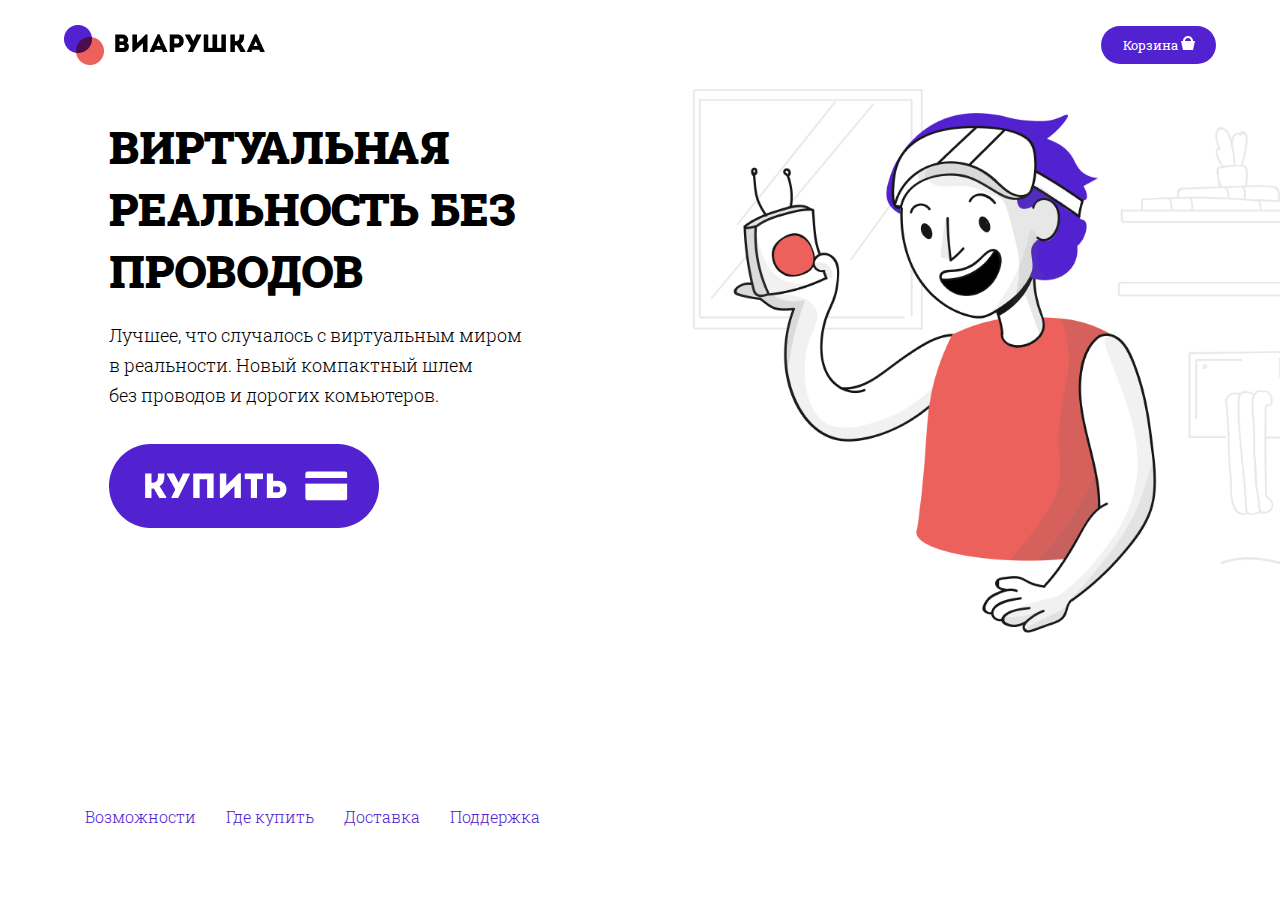
<file: index.html>
<!DOCTYPE html>
<html lang="en">
  <head>
    <meta charset="UTF-8" />
    <meta http-equiv="X-UA-Compatible" content="IE=edge" />
    <meta name="viewport" content="width=device-width, initial-scale=1.0" />
    <title>VA</title>
    <link rel="stylesheet" href="./styles/normalize.css" />
    <link rel="stylesheet" href="/styles/style.css" />
    <link
      href="https://fonts.googleapis.com/css2?family=Roboto+Slab:wght@300;500;900&display=swap"
      rel="stylesheet"
    />
    <link rel="shortcut icon" href="./assets/icon.png" />
  </head>
  <body>
    <div class="gridcontainer">
      <header class="logo-container">
        <img class="logo-container__logo" src="./assets/logo.png" alt="Logo" />
        <button class="logo-container__btn">
          Корзина
          <img
            class="logo-container__cart"
            src="./assets/cart.png"
            alt="Cart"
          />
        </button>
      </header>

      <main class="main-container">
        <div class="main-container__text">
          <h1 class="main-container__title">
            Виртуальная реальность без проводов
          </h1>
          <p class="main-container__discription">
            Лучшее, что случалось c виртуальным миром <br />в реальности. Новый
            компактный шлем<br />
            без проводов и дорогих комьютеров.
          </p>
          <button class="main-container__btn">
            <img src="./assets/button-buy.png" alt="Button-buy" />
          </button>
        </div>
        <div class="main-container__img">
          <img src="./assets/main-pic.png" alt="Background" />
        </div>
      </main>
      <footer class="main-container__nav">
        <a href="opportunities.html">Возможности</a>
        <a href="wherebuy.html">Где купить</a>
        <a href="delivery.html">Доставка</a>
        <a href="support.htm">Поддержка</a>
      </footer>
    </div>
  </body>
</html>
</file>
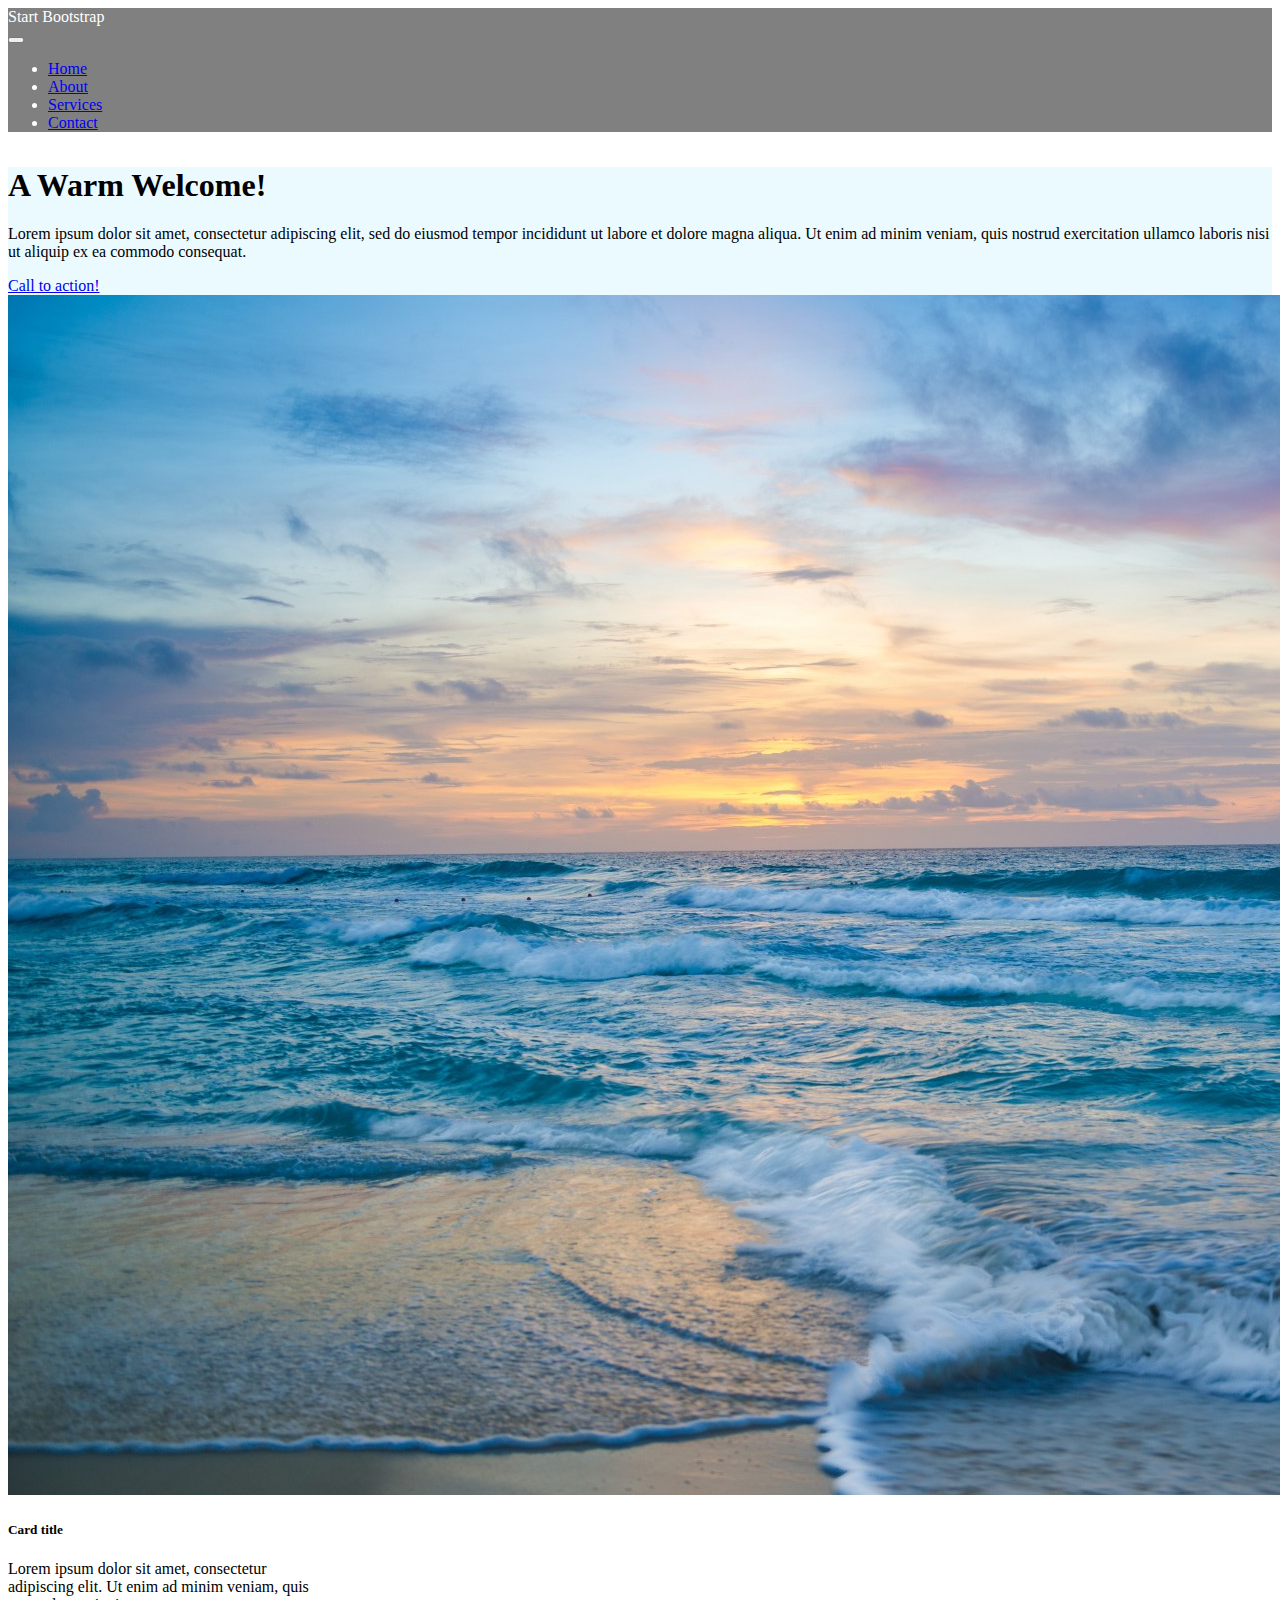
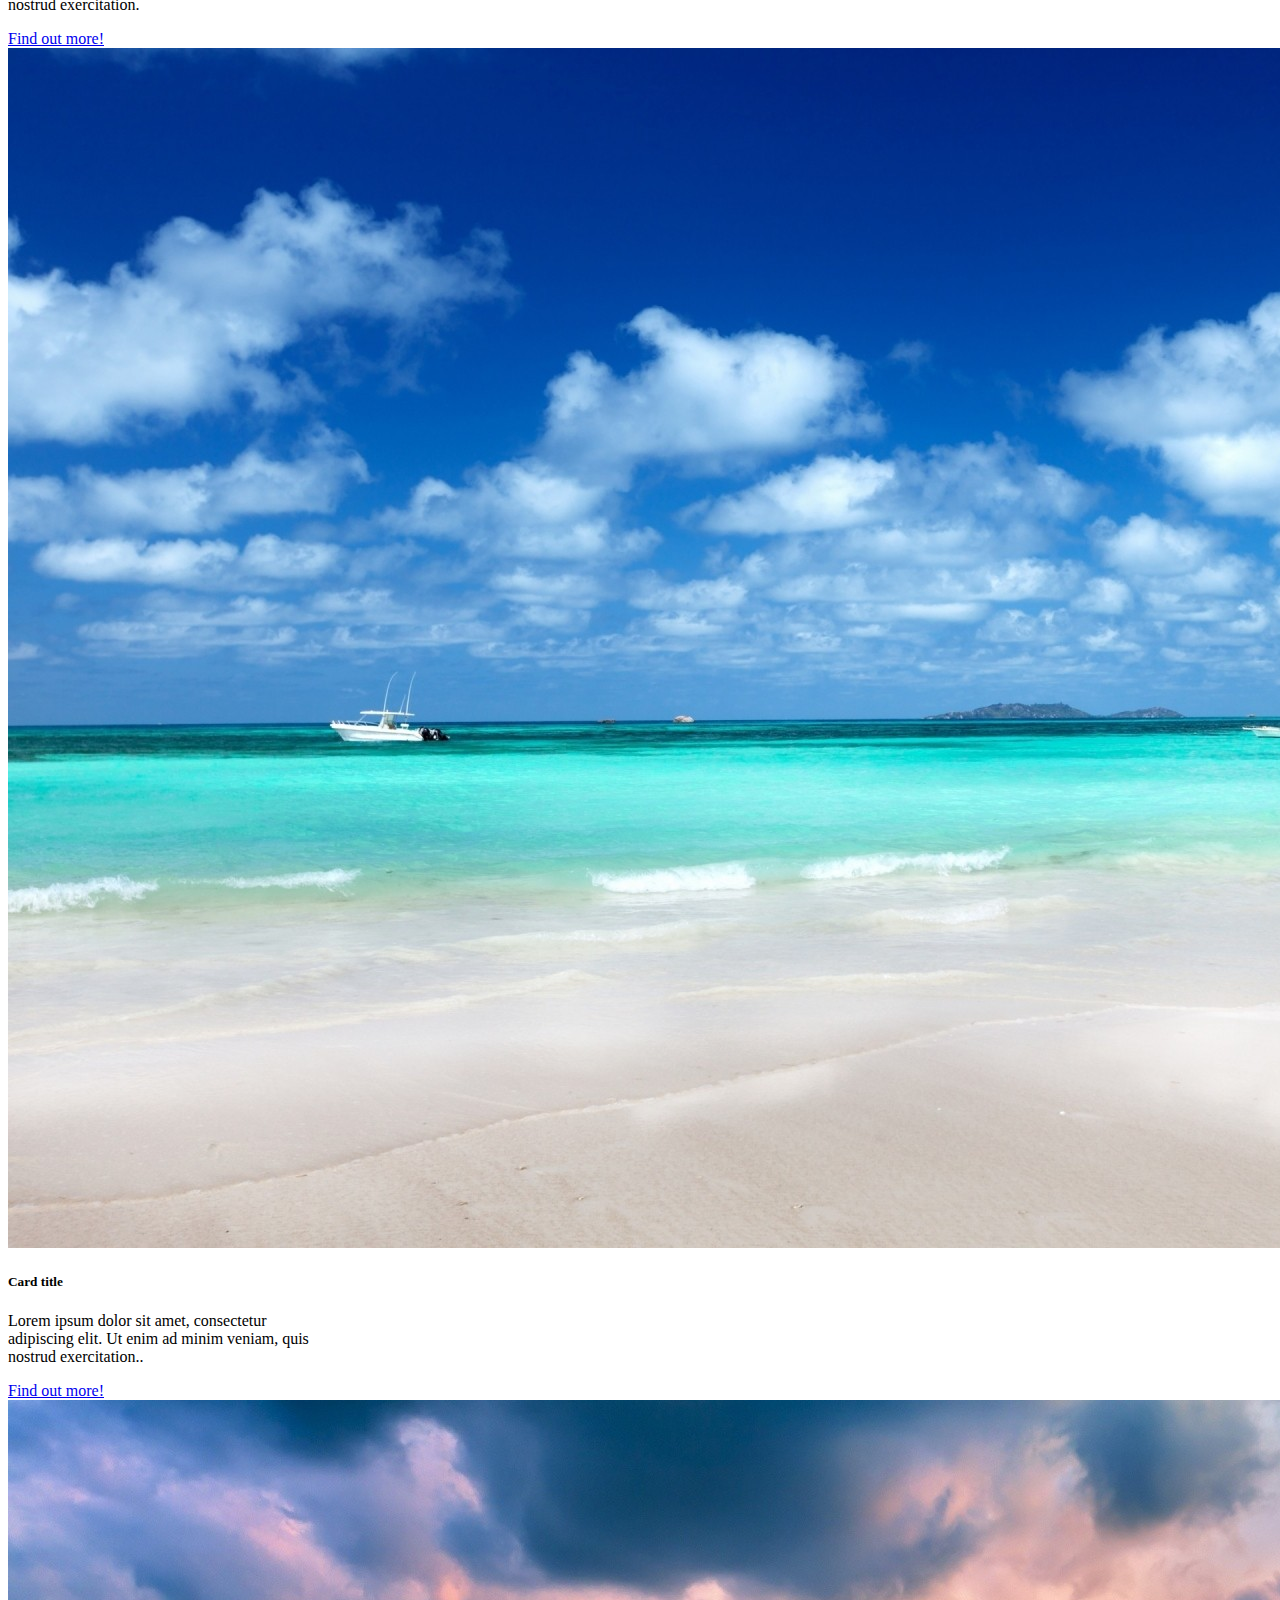
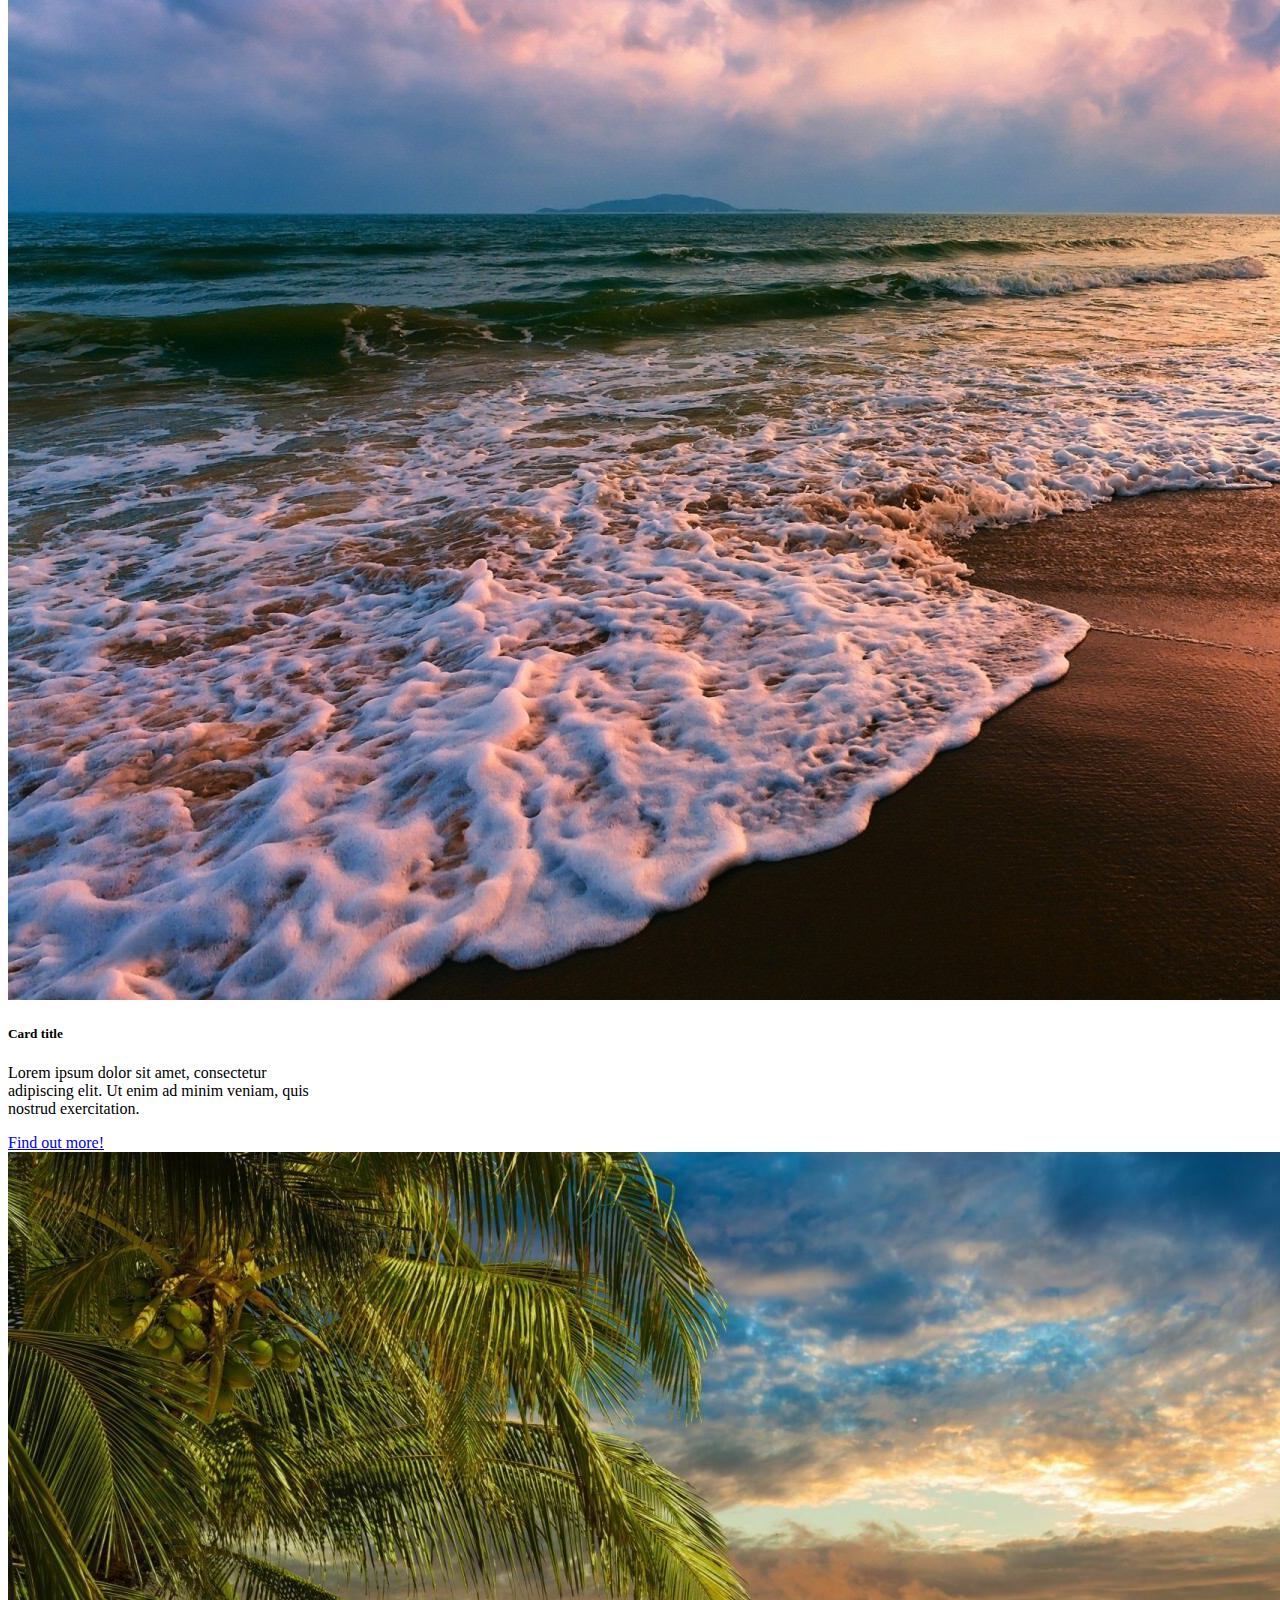
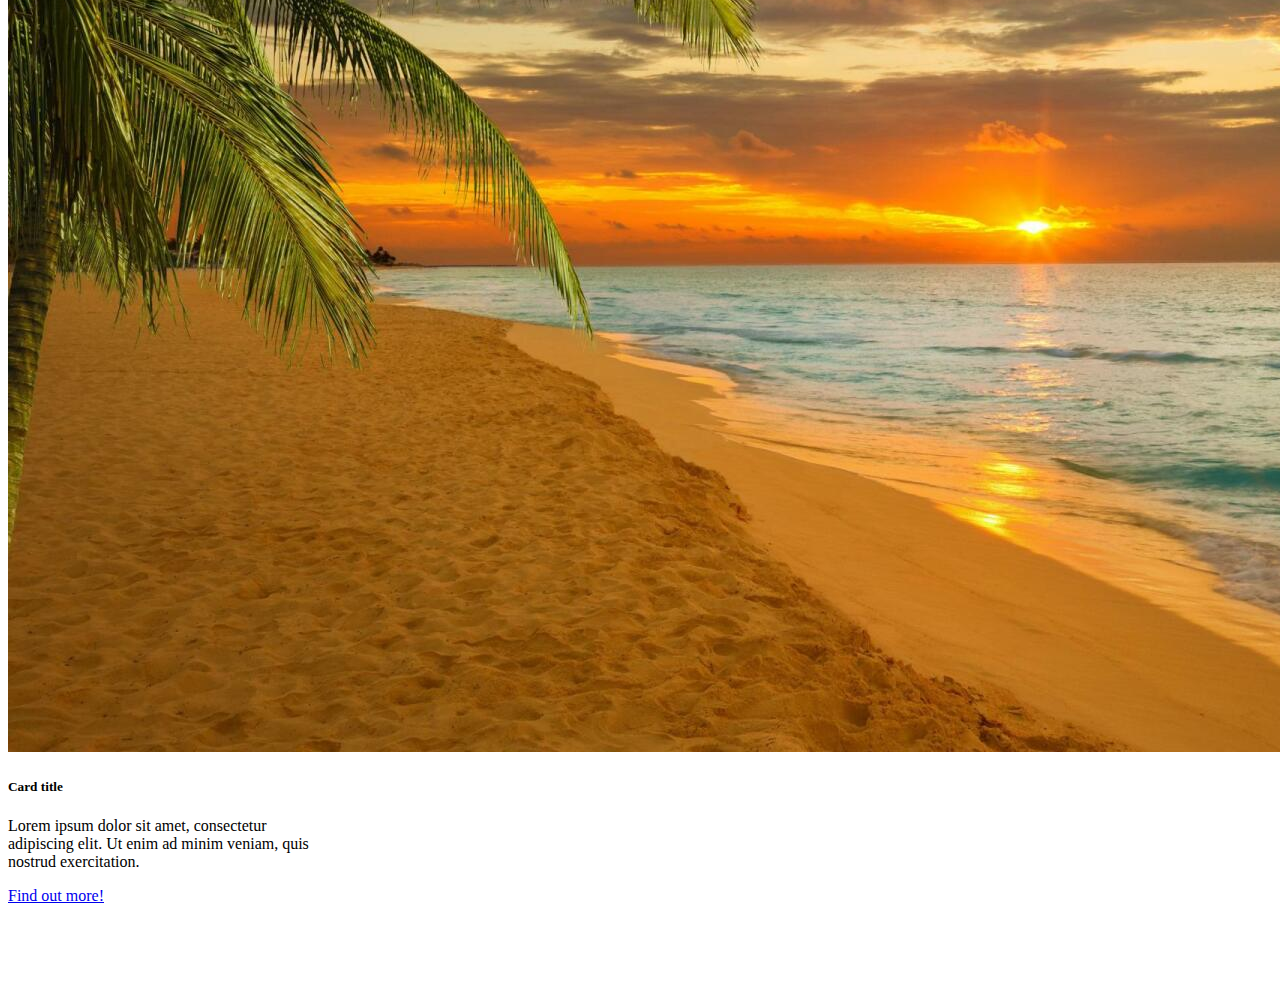
<file: bootstrap/index.html>
<!DOCTYPE html>
<html lang="en">
  <head>
    <meta charset="UTF-8" />
    <meta http-equiv="X-UA-Compatible" content="IE=edge" />
    <meta
      name="viewport"
      content="width=device-width, initial-scale=1, shrink-to-fit=no"
    />
    <link
      rel="stylesheet"
      href="https://cdn.jsdelivr.net/npm/bootstrap@4.5.3/dist/css/bootstrap.min.css"
      integrity="sha384-TX8t27EcRE3e/ihU7zmQxVncDAy5uIKz4rEkgIXeMed4M0jlfIDPvg6uqKI2xXr2"
      crossorigin="anonymous"
    />
    <title>Document</title>

    <style>
      header {
        background-color: grey;
        color: white;
      }

      .welcome-card {
        margin-top: 20px;
        background-color: rgba(218, 246, 255, 0.551);
        border: none;
      }

      h1 {
        margin-top: 35px;
      }

      .btn-primary {
        margin-bottom: 10px;
      }

      .card {
        border: none;
      }

      .footer {
        height: 10vh;
        color: white;
      }

    </style>
  </head>
  <body>
    <header>
          <nav class="navbar navbar-expand-lg navbar-dark bg-dark">
            <div class="container">
                <span class="navbar-text-active ">
                    Start Bootstrap
                  </span>
                  <div>
              <button class="navbar-toggler" type="button" data-bs-toggle="collapse" data-bs-target="#navbarSupportedContent" aria-controls="navbarSupportedContent" aria-expanded="false" aria-label="Переключатель навигации">
                <span class="navbar-toggler-icon"></span>
              </button>
              <div class="collapse navbar-collapse" id="navbarSupportedContent">
                <ul class="navbar-nav me-auto mb-2 mb-lg-0">
                  <li class="nav-item">
                    <a class="nav-link active" aria-current="page" href="#">Home</a>
                  </li>
                  <li class="nav-item">
                    <a class="nav-link" href="#">About</a>
                  </li>
                  <li class="nav-item">
                    <a class="nav-link" aria-current="page" href="#">Services</a>
                    <li class="nav-item">
                        <a class="nav-link" aria-current="page" href="#">Contact</a>
                      </li>
                  </li>
                </ul>
              </div>
            </div>
          </nav>
        </div>
            </div>
          </div>
        </div>
      </div>
    </header>

    <main class="container">
              <div class="card welcome-card">
                <div class="card-body">
                  <h1 class="card-title">A Warm Welcome!</h1>
                  <p class="card-text">Lorem ipsum dolor sit amet, consectetur adipiscing elit, sed do eiusmod tempor incididunt ut labore et dolore magna aliqua. Ut enim ad minim veniam, quis nostrud exercitation ullamco laboris nisi ut aliquip ex ea commodo consequat. </p>
                  <a href="#" class="btn btn-primary">Call to action!</a>
                </div>
              </div>
            </div>
          </div>

          <div class="card-group text-center">
          <div class="card m-3 " style="width: 20rem;">
            <img class="card-img-top" src="./assets/img1.jpg" alt="Card image cap">
            <div class="card-body">
              <h5 class="card-title">Card title</h5>
              <p class="card-text">Lorem ipsum dolor sit amet, consectetur adipiscing elit. Ut enim ad minim veniam, quis nostrud exercitation.</p>
              <a href="#" class="btn btn-primary">Find out more!</a>
            </div>
          </div>

          <div class="card m-3" style="width: 20rem;">
            <img class="card-img-top" src="./assets/img2.jpg" alt="Card image cap">
            <div class="card-body">
              <h5 class="card-title">Card title</h5>
              <p class="card-text">Lorem ipsum dolor sit amet, consectetur adipiscing elit. Ut enim ad minim veniam, quis nostrud exercitation..</p>
              <a href="#" class="btn btn-primary">Find out more!</a>
            </div>
          </div>

          <div class="card m-3" style="width: 20rem;">
            <img class="card-img-top" src="./assets/img3.jpg" alt="Card image cap">
            <div class="card-body">
              <h5 class="card-title">Card title</h5>
              <p class="card-text">Lorem ipsum dolor sit amet, consectetur adipiscing elit. Ut enim ad minim veniam, quis nostrud exercitation.</p>
              <a href="#" class="btn btn-primary">Find out more!</a>
            </div>
          </div>

          <div class="card m-3" style="width: 20rem;">
            <img class="card-img-top" src="./assets/img4.jpg" alt="Card image cap">
            <div class="card-body">
              <h5 class="card-title">Card title</h5>
              <p class="card-text">Lorem ipsum dolor sit amet, consectetur adipiscing elit. Ut enim ad minim veniam, quis nostrud exercitation.</p>
              <a href="#" class="btn btn-primary">Find out more!</a>
            </div>
          </div>
        </div>
    </main>

    <footer>
        <div class="row row-dark bg-dark footer">
            <div class="col-12 text-center p-4">Copyright &copy; Your Website 2019</div>
        </div>

    </footer>

    <script
      src="https://code.jquery.com/jquery-3.5.1.slim.min.js"
      integrity="sha384-DfXdz2htPH0lsSSs5nCTpuj/zy4C+OGpamoFVy38MVBnE+IbbVYUew+OrCXaRkfj"
      crossorigin="anonymous"
    ></script>
    <script
      src="https://cdn.jsdelivr.net/npm/bootstrap@4.5.3/dist/js/bootstrap.bundle.min.js"
      integrity="sha384-ho+j7jyWK8fNQe+A12Hb8AhRq26LrZ/JpcUGGOn+Y7RsweNrtN/tE3MoK7ZeZDyx"
      crossorigin="anonymous"
    ></script>
  </body>
</html>
</file>
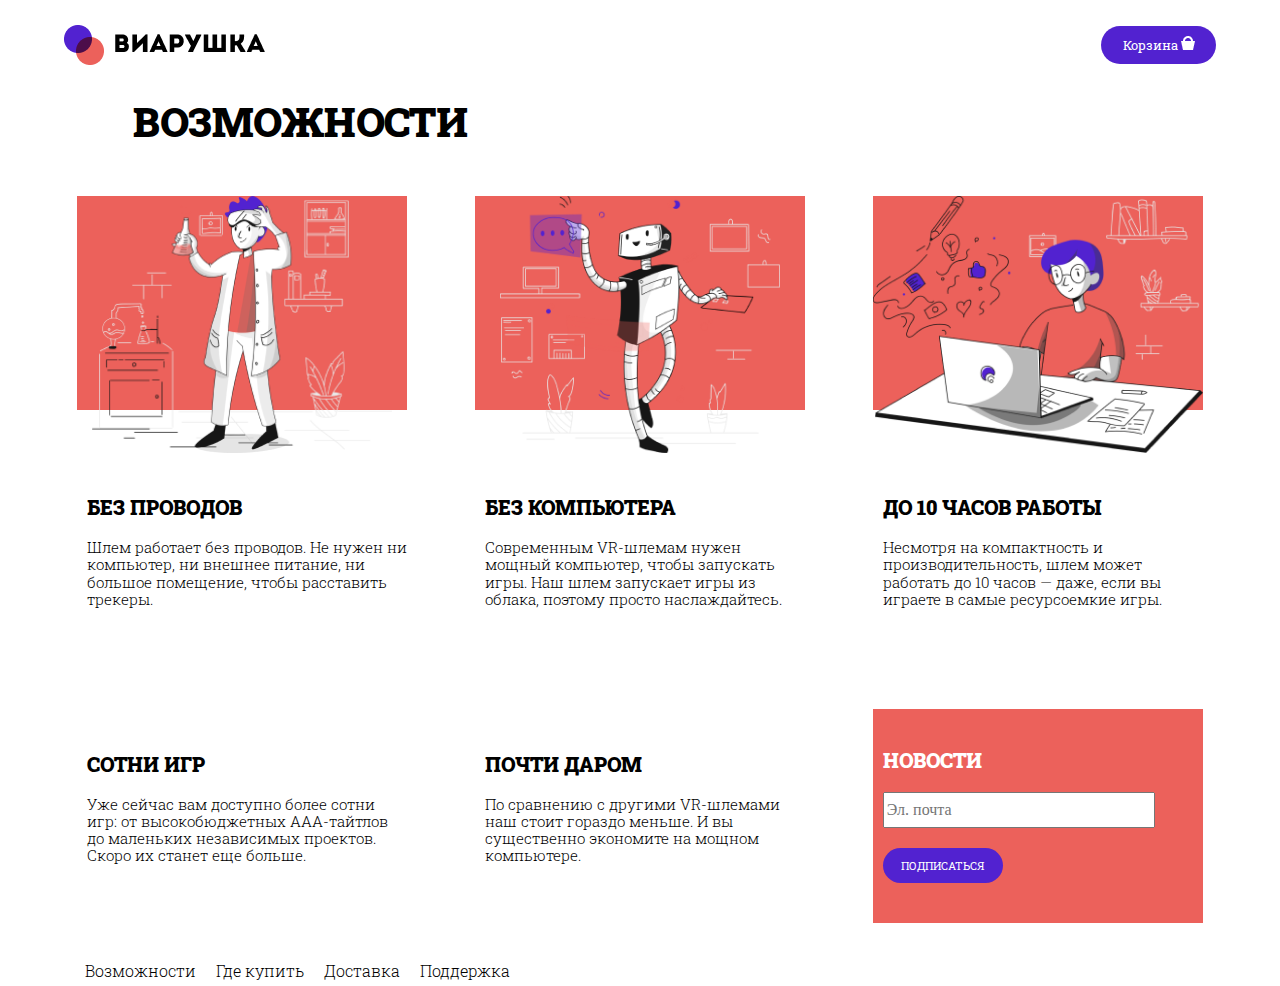
<file: opportunities.html>
<!DOCTYPE html>
<html lang="en">
  <head>
    <meta charset="UTF-8" />
    <meta http-equiv="X-UA-Compatible" content="IE=edge" />
    <meta name="viewport" content="width=device-width, initial-scale=1.0" />
    <title>VA Возможности</title>
    <link rel="stylesheet" href="./styles/normalize.css" />
    <link rel="stylesheet" href="/styles/opportunities.css" />
    <link
      href="https://fonts.googleapis.com/css2?family=Roboto+Slab:wght@300;500;900&display=swap"
      rel="stylesheet"
    />
    <link rel="shortcut icon" href="./assets/icon.png" />
  </head>
  <body>
    <div class="gridcontainer">
      <header class="logo-container">
        <img class="logo-container__logo" src="./assets/logo.png" alt="Logo" />
        <button class="logo-container__btn">
          Корзина
          <img
            class="logo-container__cart"
            src="./assets/cart.png"
            alt="Cart"
          />
        </button>
      </header>
      <main class="container">
        <p class="container__title">ВОЗМОЖНОСТИ</p>
        <section>
          <img class="container__img" src="./assets/card-1.png" alt="Image" />
        </section>
        <section>
          <img class="container__img" src="./assets/card-2.png" alt="Image" />
        </section>
        <section>
          <img class="container__img" src="./assets/card-3.png" alt="Image" />
        </section>
        <section class="container__text">
          <p class="container__title-card">БЕЗ ПРОВОДОВ</p>
          <p class="container__text-card">
            Шлем работает без проводов. Не нужен ни компьютер, ни внешнее
            питание, ни большое помещение, чтобы расставить трекеры.
          </p>
        </section>
        <section class="container__text">
          <p class="container__title-card">БЕЗ КОМПЬЮТЕРА</p>
          <p class="container__text-card">
            Современным VR-шлемам нужен мощный компьютер, чтобы запускать игры.
            Наш шлем запускает игры из облака, поэтому просто наслаждайтесь.
          </p>
        </section>
        <section class="container__text">
          <p class="container__title-card">ДО 10 ЧАСОВ РАБОТЫ</p>
          <p class="container__text-card">
            Несмотря на компактность и производительность, шлем может работать
            до 10 часов — даже, если вы играете в самые ресурсоемкие игры.
          </p>
        </section>
        <section class="container__text">
          <p class="container__title-card">СОТНИ ИГР</p>
          <p class="container__text-card">
            Уже сейчас вам доступно более сотни игр: от высокобюджетных
            ААА-тайтлов до маленьких независимых проектов. Скоро их станет еще
            больше.
          </p>
        </section>
        <section class="container__text">
          <p class="container__title-card">ПОЧТИ ДАРОМ</p>
          <p class="container__text-card">
            По сравнению с другими VR-шлемами наш стоит гораздо меньше. И вы
            существенно экономите на мощном компьютере.
          </p>
        </section>
        <section class="container__text container__text_background">
          <p class="container__title-card container__title-card_white">
            НОВОСТИ
          </p>
          <input class="container__email" type="text" placeholder="Эл. почта" />
          <button class="container__btn">ПОДПИСАТЬСЯ</button>
        </section>
      </main>
      <footer class="main-container__nav">
        <a href="opportunities.html">Возможности</a>
        <a href="wherebuy.html">Где купить</a>
        <a href="delivery.html">Доставка</a>
        <a href="support.htm">Поддержка</a>
      </footer>
    </div>
  </body>
</html>
</file>
<file: styles/style.css>
.logo-container__btn,
.main-container__title,
.main-container__discription,
a {
    font-family: 'Roboto Slab', 'Times New Roman', Times, serif;
}

.gridcontainer {
    display: grid;
    grid-template-columns: repeat(3, 1fr);
    grid-template-rows: 10% 80% 10%;
    height: 99vh;
}

.logo-container {
    grid-column: 1/4;
    grid-row: 1/2;
    display: flex;
    align-items: center;
    justify-content: space-between;
    padding-left: 5%;
    padding-right: 5%;
}

.logo-container__logo {
    width: 201px;
    height: 40px;
}

.logo-container__btn {
    background-color: #5222D0;
    border-radius: 100px;
    border: none;
    cursor: pointer;
    color: white;
    font-size: 13px;
    font-weight: 400;
    width: 115px;
    height: 38px;
}

.logo-container__cart {
    width: 14px;
}

.main-container {
    grid-column: 1/4;
    grid-row: 2/3;
    display: grid;
    grid-template-columns: 1fr 1fr;

}

.main-container__text {
    height: 100%;
    margin-left: 17%;
    display: flex;
    flex-direction: column;
}

.main-container__title {
    text-transform: uppercase;
    font-size: 45px;
    font-weight: 900;
    line-height: 62px;
    margin-top: 5%;
    margin-bottom: 0;
}

.main-container__discription {
    font-size: 18px;
    font-weight: 300;
    line-height: 30px;
}

.main-container__btn {
    width: 240px;
    height: 70px;
    background: none;
    border: none;
    cursor: pointer;
    padding: 3% 0 0 0;
}

.main-container__img {
    display: flex;
    height: 75%;
    justify-content: flex-end;
}

.main-container__nav {
    grid-row: 3/4;
    grid-column: 1/3;
    display: flex;
    justify-content: flex-start;
    padding-left: 10%;
    gap: 30px;
}

a {
    text-decoration: none;
    color: #5222D0;
    font-size: 16px;
    font-weight: 300;
    line-height: 30px;
}

a:hover {
    text-decoration: underline;
    color: #5222D0;
}
</file>
<file: styles/opportunities.css>
.logo-container__btn,
.container__title,
.container__title-card,
.container__text-card,
.container__btn,
a {
    font-family: 'Roboto Slab', 'Times New Roman', Times, serif;
}

.gridcontainer {
    display: grid;
    grid-template-columns: repeat(3, 1fr);
    grid-template-rows: 10% 80% 15%;
    height: 99vh;
}

.logo-container {
    grid-column: 1/4;
    grid-row: 1/2;
    display: flex;
    align-items: center;
    justify-content: space-between;
    padding-left: 5%;
    padding-right: 5%;
}

.logo-container__logo {
    width: 201px;
    height: 40px;
}

.logo-container__btn {
    background-color: #5222D0;
    border-radius: 100px;
    border: none;
    cursor: pointer;
    color: white;
    font-size: 13px;
    font-weight: 400;
    width: 115px;
    height: 38px;
}

.logo-container__cart {
    width: 14px;
}

.container {
    grid-row: 2/3;
    grid-column: 1/4;
    display: grid;
    grid-template-columns: repeat(3, 1fr);
    grid-template-rows: 9% repeat(3, 30%);
    grid-gap: 6%;
    margin-left: 6%;
    margin-right: 6%;
}

.container__title {
    grid-column: 1/4;
    font-size: 40px;
    font-weight: 900;
    margin-top: 10px;
    margin-left: 5%;
}

section {
    background-color: #EC615B;
    display: flex;
    justify-content: center;
}

.container__img {
    height: 120%;
}

.container__text {
    background: none;
    display: flex;
    flex-direction: column;
}

.container__title-card {
    font-size: 20px;
    font-weight: 900;
    margin-left: 10px;
    margin-top: 0;
}

.container__text-card {
    font-size: 15px;
    font-weight: 300;
    margin-top: 0%;
    margin-left: 10px;
}

.container__title-card_white {
    color: white;
}

.container__text_background {
    background-color: #EC615B;

}

.container__email {
    height: 30px;
    width: 80%;
    margin-left: 10px;
}

.container__btn {
    background-color: #5222D0;
    border-radius: 100px;
    border: none;
    cursor: pointer;
    color: white;
    font-size: 11px;
    line-height: 13px;
    font-weight: 400;
    width: 120px;
    height: 35px;
    margin-left: 10px;
    margin-top: 20px;
}

.main-container__nav {
    grid-row: 6/7;
    grid-column: 1/3;
    display: flex;
    justify-content: flex-start;
    gap: 20px;
    margin-left: 10%;
    margin-top: 20px;
}

a {
    text-decoration: none;
    color: black;
    font-size: 16px;
    font-weight: 300;
    line-height: 30px;

}

a:hover {
    text-decoration: underline;
    color: black;
}
</file>
